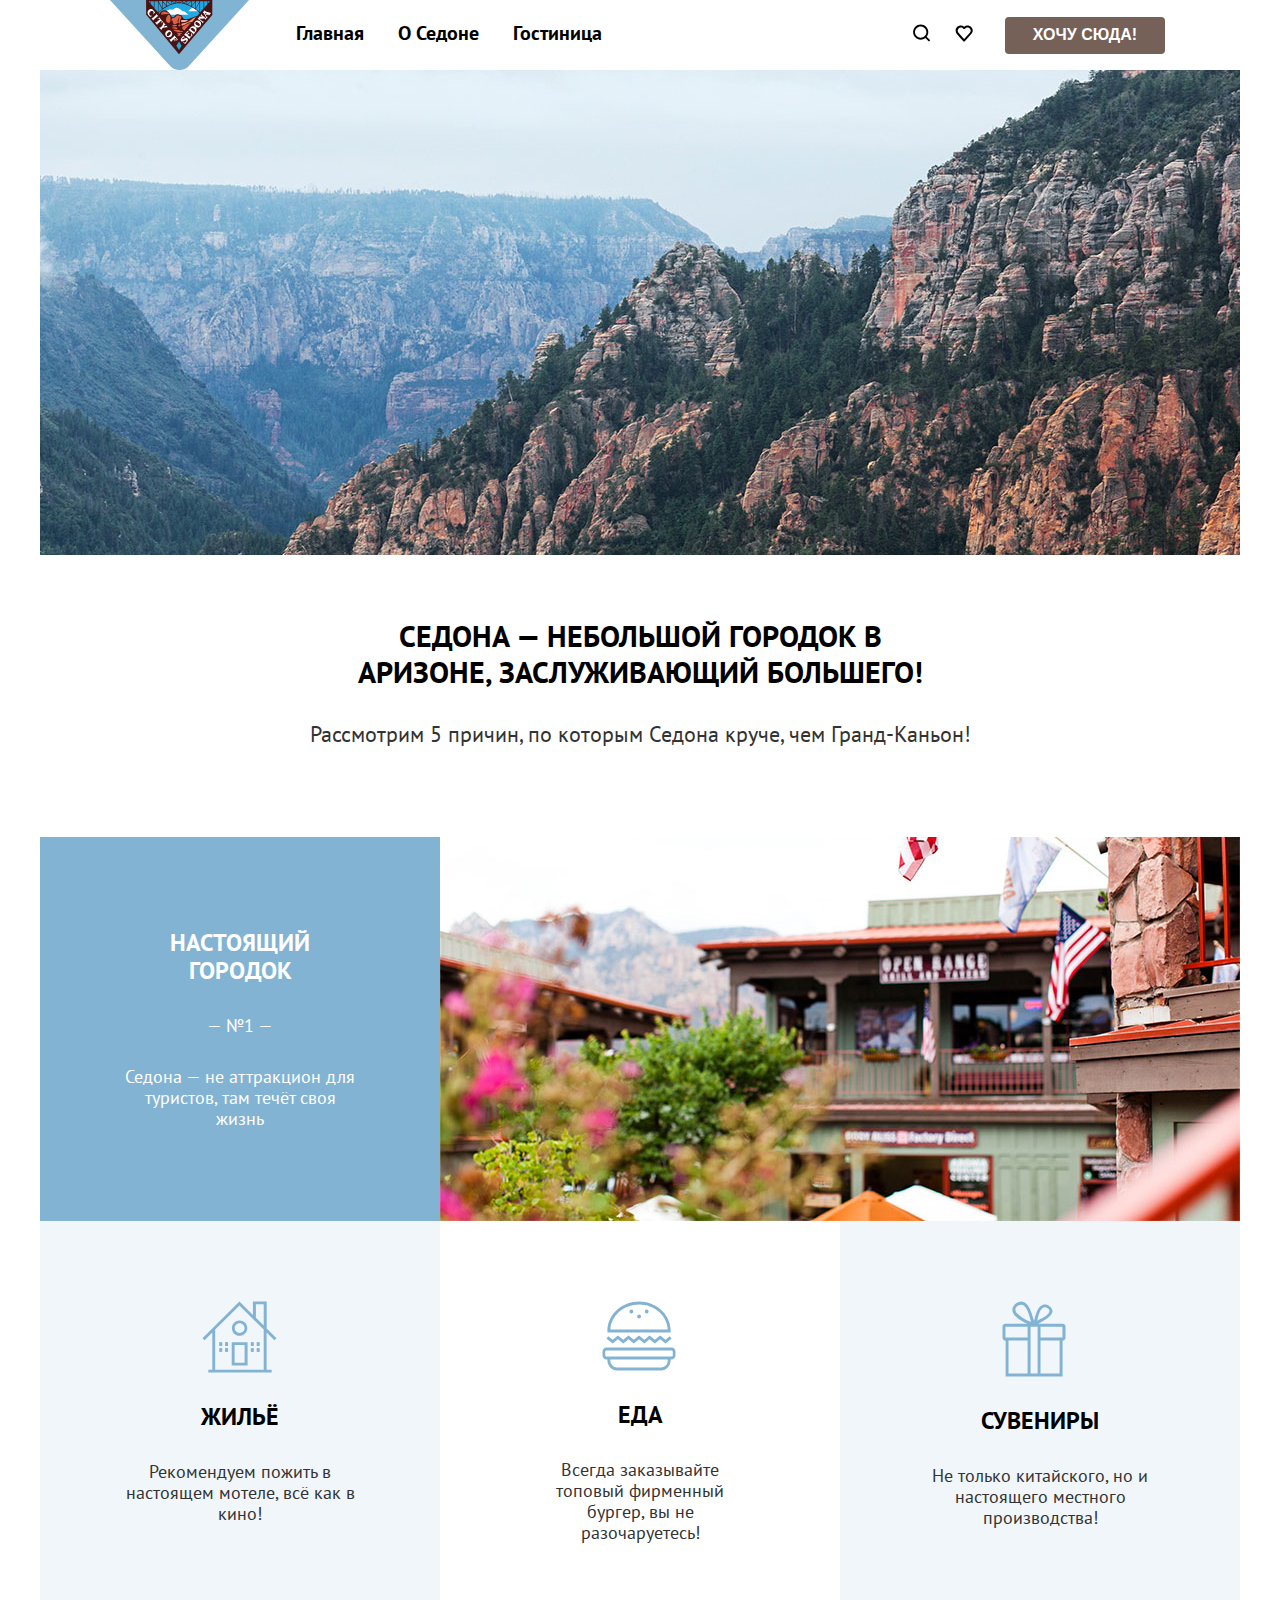
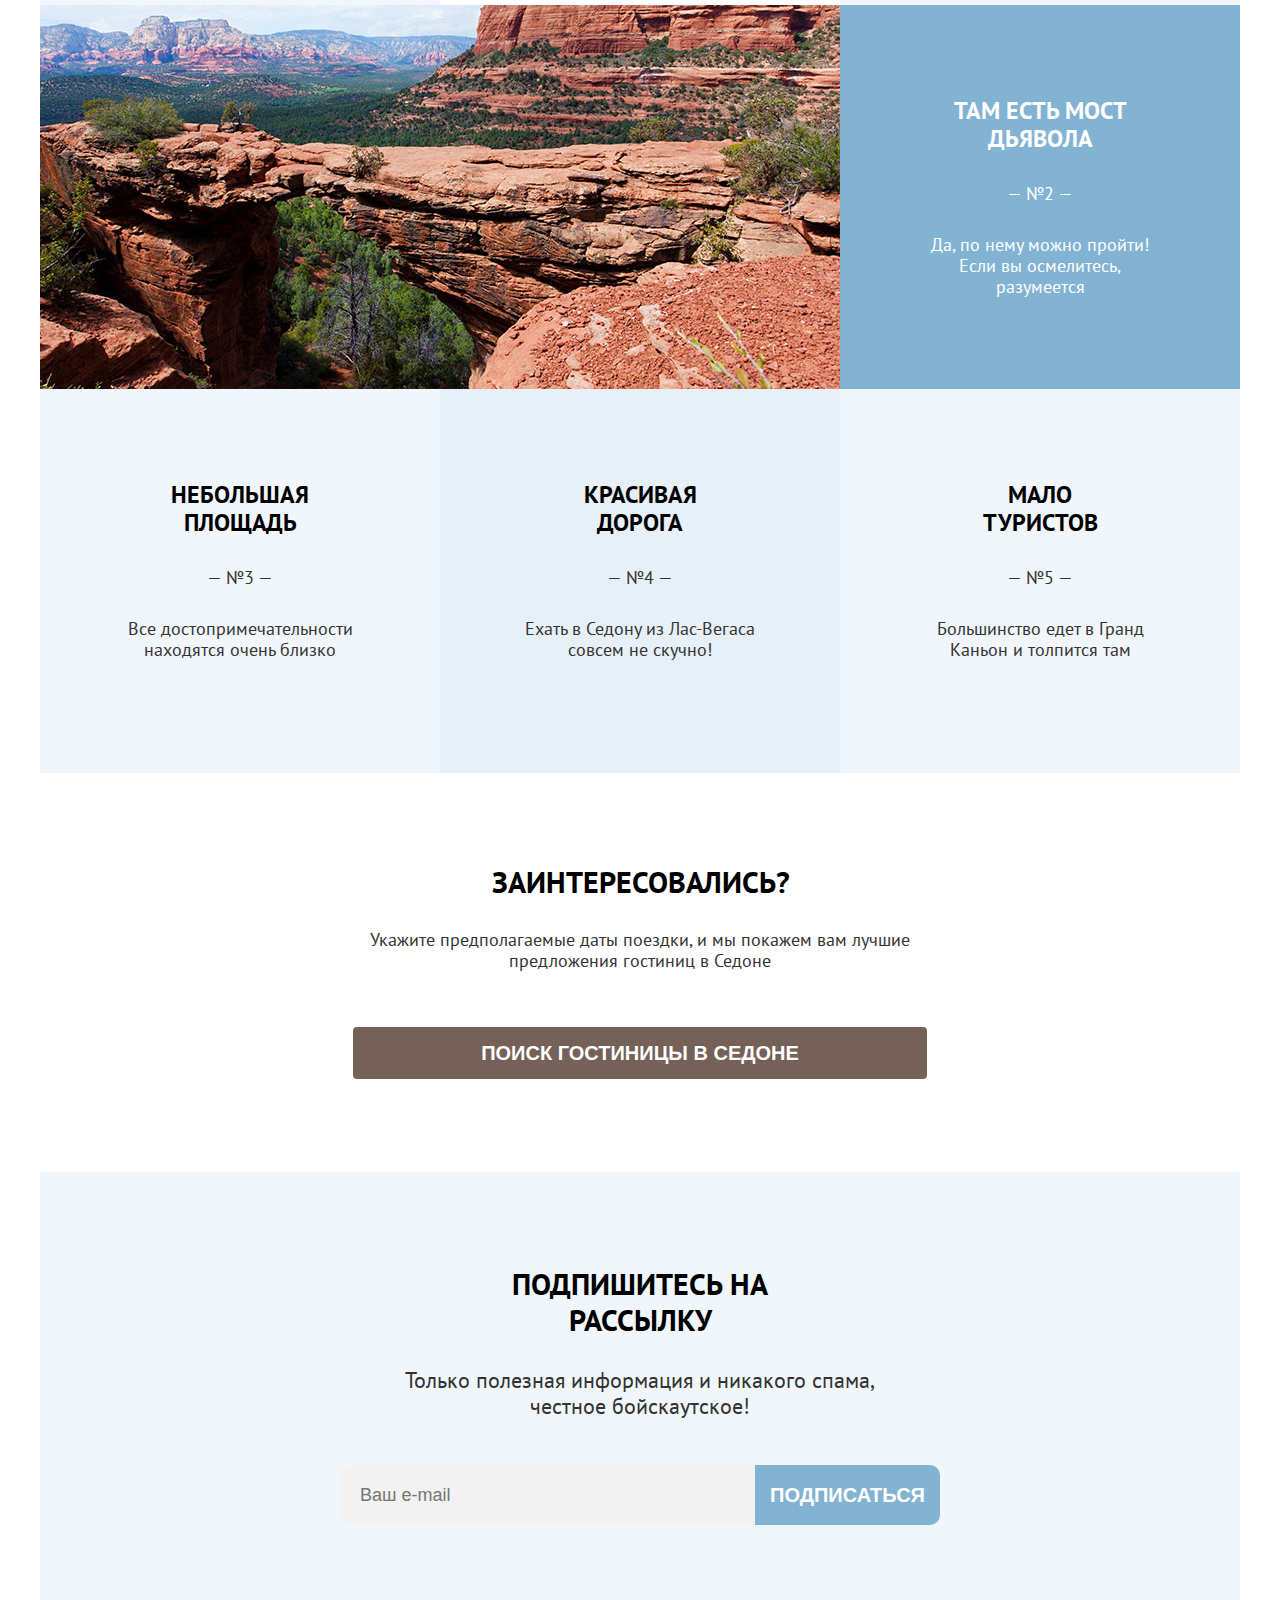
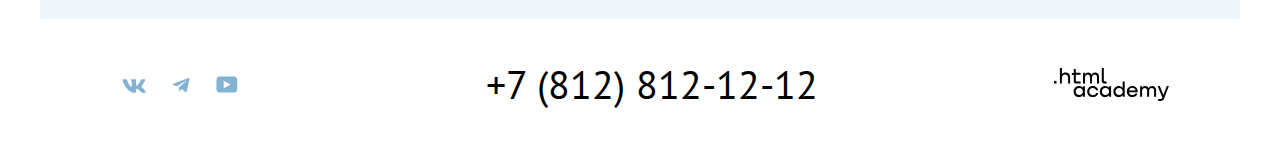
<file: index.html>
<!DOCTYPE html>
<html lang="ru">
  <head>
    <meta charset="utf-8">
    <link rel="stylesheet" href="/styles/styles.css">
    <title>Главная Седона</title>
  </head>
  <body>
    <header>
      <h1 class="visually-hidden">Седона</h1>
      <nav class="main-navigation">
        <img class="logo-sedona" width="139" height="70" src="images/header/logo-sedona.svg" alt="Лого Седоны">
        <ul class="navigation-list-1">
          <li class="navigation-item">
            <a class="navigation-link-1" href="#">Главная</a>
          </li>
          <li class="navigation-item">
            <a class="navigation-link-1" href="#">О Седоне</a>
          </li>
          <li class="navigation-item">
            <a class="navigation-link-1" href="#">Гостиница</a>
          </li>
        </ul>
        <div class="nav-container">
        <ul class="navigation-list-2">
          <li class="navigation-item-1">
            <a class='navigation-link-2' href="#">
              <img class="icons" src="images/header/search.svg" width="18" height="18" alt="Поиск">
            </a>
          </li>
          <li class="navigation-item-1">
            <a class='navigation-link-2' href="#">
              <img class="icons" src="images/header/like.svg" width="18" height="17" alt="Избранное">
            </a>
          </li>
        </ul>
      <button class="button" type="button">Хочу сюда!</button>
       </div>
      </nav>
    </header>
    <main class="main-page main-container">
      <div class="page-container">
      <img class="main-picture" src="images/header/index-background.jpg" width="1200" height="485" alt="Приветственное фото Седона">
      <h2 class="sedona-about">Седона — небольшой городок в Аризоне,
        заслуживающий большего!</h2>
      <h3 class="sedona-reason">Рассмотрим 5 причин, по которым Седона круче, чем Гранд-Каньон!</h3>
      <ul class="reason-list">
        <div class="reason-1">
          <li class="reason-item">
          <h2 class="about-title title-container">Настоящий городок</h2>
          <h3 class="reason-title">— №1 —</h3>
          <h3 class="reason-title">Седона — не аттракцион для туристов, там течёт своя жизнь</h3>
        </li>
          <img class="picture-reason" src="images/main/picture-1.jpg" width="800" height="384" alt="Красивая картинка 1">
        </div>
        <div class="reason-center">
          <li class="reason-item color-2">
           <img class="picture" src="images/main/home.svg" width="75" height="72" alt="Иконка дома">
           <h2 class="about-title text-color-2">Жильё</h2>
           <h3 class="reason-title text-color-3">Рекомендуем пожить в настоящем мотеле,
            всё как в кино!</h3>
          </li>
          <li class="reason-item color-3">
            <img class="picture" src="images/main/food.svg" width="74" height="70" alt="Иконка бургера">
            <h2 class="about-title text-color-2">Еда</h2>
            <h3 class="reason-title text-color-3">Всегда заказывайте
              топовый фирменный бургер, вы не разочаруетесь!</h3>
          </li>
          <li class="reason-item color-2">
            <img class="picture" src="images/main/gift.svg" width="64" height="76" alt="Иконка подарка">
            <h2 class="about-title text-color-2">Сувениры</h2>
            <h3 class="reason-title text-color-3">Не только китайского,
              но и настоящего местного производства!</h3>
          </li>
        </div>
        <div class="reason-1">
          <img class="picture-reason" src="images/main/picture-2.jpg" width="800" height="384" alt="Красивая картинка 2">
          <li class="reason-item reason-container">
          <h2 class="about-title title-container">Там есть
            мост дьявола</h2>
          <h3 class="reason-title">— №2 —</h3>
          <h3 class="reason-title">Да, по нему можно пройти! Если вы осмелитесь, разумеется</h3>
        </li>
        </div>
        <div class="reason-center">
          <li class="reason-item color-2">
          <h2 class="about-title text-color-2 title-container">Небольшая площадь</h2>
          <h3 class="reason-title text-color-3">— №3 —</h3>
          <h3 class="reason-title text-color-3">Все достопримечательности находятся очень близко</h3>
        </li>
        <li class="reason-item color-4">
          <h2 class="about-title text-color-2 title-container">Красивая<br> дорога</h2>
          <h3 class="reason-title text-color-3">— №4 —</h3>
          <h3 class="reason-title text-color-3">Ехать в Седону из Лас-Вегаса совсем не скучно!</h3>
        </li>
        <li class="reason-item color-2">
          <h2 class="about-title text-color-2 title-container">Мало<br> туристов</h2>
          <h3 class="reason-title text-color-3">— №5 —</h3>
          <h3 class="reason-title text-color-3">Большинство едет в Гранд Каньон и толпится там</h3>
        </li>
      </div>
      </ul>
      <div class="container-main">
      <h2 class="question-container">Заинтересовались?</h2>
      <h3 class="reason-title text-color-3" id="container-date">Укажите предполагаемые даты поездки,
        и мы покажем вам лучшие предложения гостиниц в Седоне</h3>
      <button class="button-search text-color-4" type="button">ПОИСК ГОСТИНИЦЫ В седоне</button>
     </div>
    </div>
    </main>
    <footer class="page-footer footer-container">
      <div class="background-main-end">
      <!-- <img class="footer-image" src="images/footer/footer-picture.jpg" width="1200" height="411" alt="Задний фон футера"> -->
      <h2 class="sedona-about" id="container-subs">Подпишитесь на рассылку</h2>
      <h3 class="sedona-reason" id="boys-container">Только полезная информация и никакого спама,<br>
        честное бойскаутское!</h3>
      <form class="subscription-form" action="#" method="post">
        <input type="email" id="subscrition-form" name="subscrition-form" placeholder="    Ваш e-mail">
        <button class="button subscription-button" type="submit">Подписаться</button>
      </form>
    </div>
    <section class="container-media">
      <ul class="social-list">
        <li class="social-item">
          <a class="social-link" href="#">
            <img class="logo-social" src="images/footer/vk.svg" width="24" height="14" alt="Вконтакте">
          </a>
        </li>
        <li class="social-item">
          <a class="social-link" href="#">
            <img class="logo-social" src="images/footer/telegram.svg" width="18" height="15" alt="Телеграмм">
          </a>
        </li>
        <li class="social-item">
          <a class="social-link" href="#">
            <img class="logo-social" src="images/footer/youtube.svg" width="22" height="17" alt="Ютуб">
          </a>
        </li>
      </ul>
      <adress class="contact-number">
        <a class="contact-description" href="tel:+78128121212">+7 (812) 812-12-12</a>
      </adress>
      <a class="html-link" href="#">
        <img class="logo-html " src="images/footer/HTML Academy.svg" width="115" height="33" alt="Html-academy">
      </a>
    </section>
    </footer>
  </body>
</html>
</file>
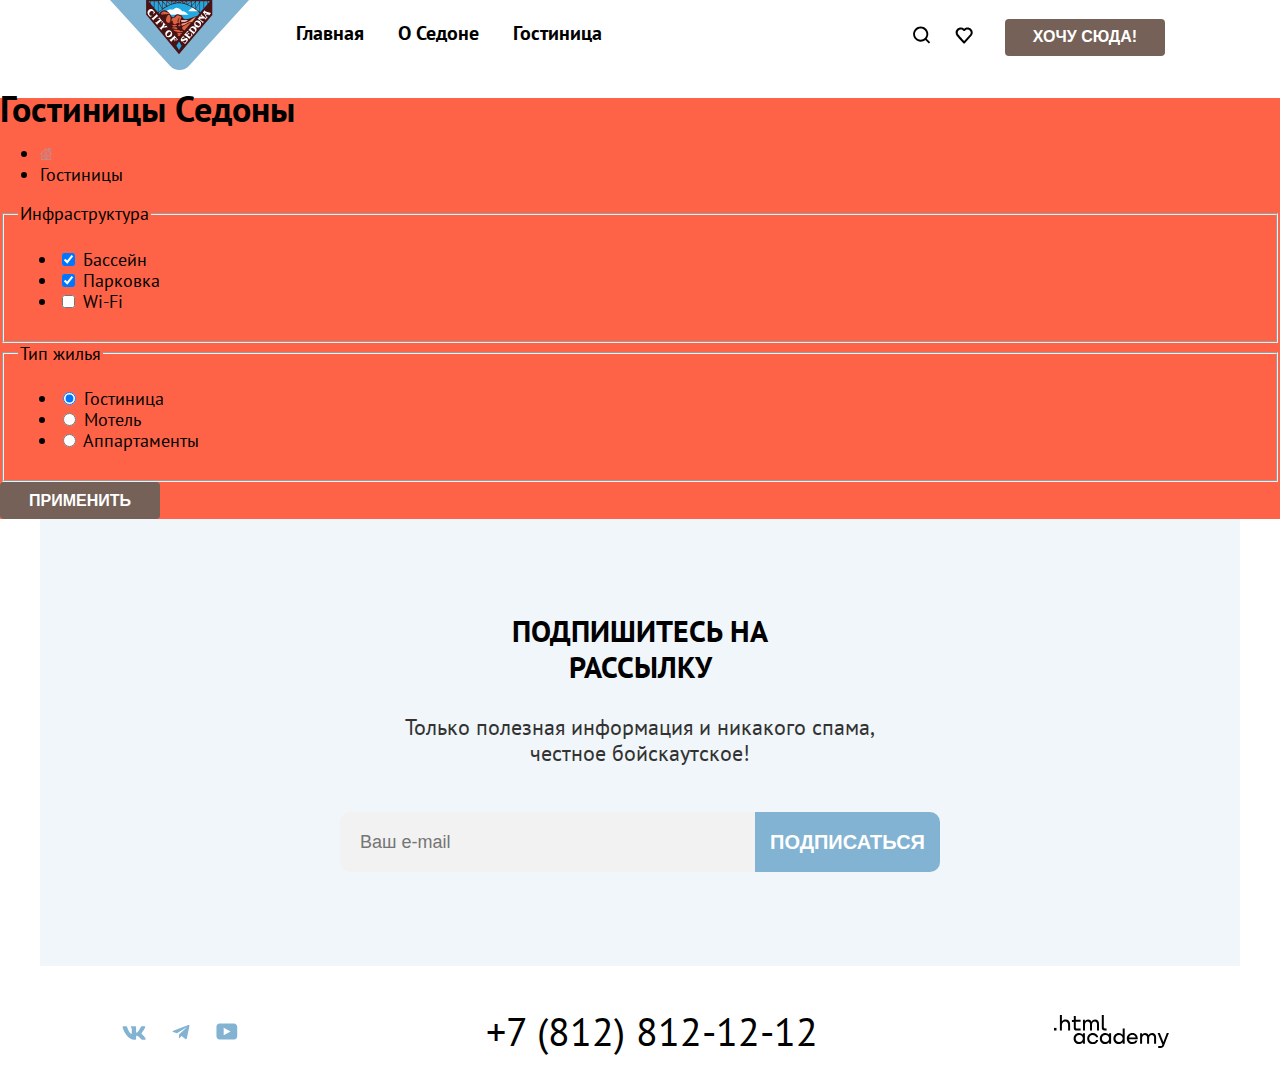
<file: catalog.html>
<!DOCTYPE html>
<html lang="en">
<head>
  <meta charset="UTF-8">
  <meta http-equiv="X-UA-Compatible" content="IE=edge">
  <meta name="viewport" content="width=device-width, initial-scale=1.0">
  <link rel="stylesheet" href="/styles/styles.css">
  <title>Каталог Седона</title>
</head>
<body>
  <header>
    <h1 class="visually-hidden">Седона</h1>
    <nav class="main-navigation">
      <a href="index.html">
        <img class="logo-sedona" width="139" height="70" src="images/header/logo-sedona.svg" alt="Лого Седоны">
      </a>
      <ul class="navigation-list-1">
        <li class="navigation-item">
          <a class="navigation-link-1" href="#">Главная</a>
        </li>
        <li class="navigation-item">
          <a class="navigation-link-1" href="#">О Седоне</a>
        </li>
        <li class="navigation-item">
          <a class="navigation-link-1" href="#">Гостиница</a>
        </li>
      </ul>
      <div class="nav-container">
      <ul class="navigation-list-2">
        <li class="navigation-item">
          <a class='navigation-link-2' href="#">
            <img class="icons" src="images/header/search.svg" width="18" height="18" alt="Поиск">
          </a>
        </li>
        <li class="navigation-item">
          <a class='navigation-link-2' href="#">
            <img class="icons" src="images/header/like.svg" width="18" height="17" alt="Избранное">
          </a>
        </li>
      </ul>
    <button class="button" type="button">Хочу сюда!</button>
     </div>
    </nav>
  </header>
  <main class="main-page main-container">
    <div class="bg-ex">
    <h1 class="">Гостиницы Седоны</h1>
    <header class="inner-header">
      <ul class="breadcrumbs">
        <li class="breadcrumbs-item">
          <a class="breadcrumbs-link" href="index.html">
            <img class="icons" src="images/main/home.svg" width="12" height="12">
          </a>
        </li>
        <li class="breadcrumbs-item">
          <a class="breadcrumbs-link">Гостиницы</a>
        </li>
      </ul>
    </header>
    <fieldset class="catalog-filter-group">
      <legend class="catalog-filter-title">Инфраструктура</legend>
      <ul class="infrastructure-list">
        <li class="infrastructure-item">
          <label class="control">
            <input class="control-input" type="checkbox" name="pool" checked>
            Бассейн
          </label>
        </li>
        <li class="infrastructure-item">
          <label class="control">
            <input class="control-input" type="checkbox" name="parking" checked>
            Парковка
          </label>
        </li>
        <li class="infrastructure-item">
          <label class="control">
            <input class="control-input" type="checkbox" name="wi-fi">
            Wi-Fi
          </label>
        </li>
      </ul>
    </fieldset>

    <fieldset class="catalog-filter-group">
    <legend class="catalog-filter-title">Тип жилья</legend>
    <ul class="infrastructure-list">
      <li class="infrastructure-item">
        <label class="control">
          <input class="control-input" type="radio" name="pool" checked>
          Гостиница
        </label>
      </li>
      <li class="infrastructure-item">
        <label class="control">
          <input class="control-input" type="radio" name="pool">
          Мотель
        </label>
      </li>
      <li class="infrastructure-item">
        <label class="control">
          <input class="control-input" type="radio" name="pool">
          Аппартаменты
        </label>
      </li>
      </ul>
  </fieldset>
    <form class="catalog-filter" action="https://echo.htmlacademy.ru/" method="get">
      <button class="button" type="submit">Применить</button>
    </form>
  </div>
  </main>
  <footer class="page-footer footer-container">
    <div class="background-main-end">
    <!-- <img class="footer-image" src="images/footer/footer-picture.jpg" width="1200" height="411" alt="Задний фон футера"> -->
    <h2 class="sedona-about" id="container-subs">Подпишитесь на рассылку</h2>
    <h3 class="sedona-reason" id="boys-container">Только полезная информация и никакого спама,<br>
      честное бойскаутское!</h3>
    <form class="subscription-form" action="#" method="post">
      <input type="email" id="subscrition-form" name="subscrition-form" placeholder="    Ваш e-mail">
      <button class="button subscription-button" type="submit">Подписаться</button>
    </form>
  </div>
  <section class="container-media">
    <ul class="social-list">
      <li class="social-item">
        <a class="social-link" href="#">
          <img class="logo-social" src="images/footer/vk.svg" width="24" height="14" alt="Вконтакте">
        </a>
      </li>
      <li class="social-item">
        <a class="social-link" href="#">
          <img class="logo-social" src="images/footer/telegram.svg" width="18" height="15" alt="Телеграмм">
        </a>
      </li>
      <li class="social-item">
        <a class="social-link" href="#">
          <img class="logo-social" src="images/footer/youtube.svg" width="22" height="17" alt="Ютуб">
        </a>
      </li>
    </ul>
    <adress class="contact-number">
      <a class="contact-description" href="tel:+78128121212">+7 (812) 812-12-12</a>
    </adress>
    <a class="html-link" href="#">
      <img class="logo-html " src="images/footer/HTML Academy.svg" width="115" height="33" alt="Html-academy">
    </a>
  </section>
  </footer>

</body>
</html>
</file>
<file: styles/styles.css>
@font-face {
  font-family: "PT Sans";
  font-style: normal;
  font-weight: 700;
  src: url(/fonts/ptsans-700.woff2)format("woff2");
  font-display: swap;
}

@font-face {
  font-family: "PT Sans";
  font-style: normal;
  font-weight: 400;
  src: url(/fonts/ptsans-400.woff2)format("woff2");
  font-display: swap;
}

html {
  height: 100%;
}

body {
  font-family: "PT Sans", sans-serif;
  font-weight: 400;
  font-size: 18px;
  line-height: 21px;
  background-color: #ffffff;
  color: black;
  margin:0;
  display: flex;
  flex-direction: column;
  min-height: 100%;
}

.main-container {
  flex-grow: 1;
}

.navigation-link-1 {
  font-weight: 700;
  font-size: 20px;
  line-height: 26px;
  color: inherit;
  text-align: center;
  text-decoration: none;
}

.navigation-item:hover {
  box-shadow: inset 0 -2px 0 0 #756257;

}

.navigation-item-1:hover {
  box-shadow: 2px 0 0 0 #000000;
}

.page-container {
  margin: 0 auto;
  width: 1200px;
}

.button {
  font-weight: 700;
  font-size: 16px;
  line-height: 20px;
  text-transform: uppercase;
  background-color: #756157;
  padding: 0;
  margin: 0;
  width: 160px;
  height: 37px;
  border:none;
  color: white;
  border-radius: 4px;
  cursor: pointer;
  display:inline-block;
}

.button:hover {
  background-color:#82B3D3;
}
#container-subs {
  padding: 0 398px 29px 398px;
}

.sedona-about {
  font-weight: 700;
  font-size: 30px;
  line-height: 36px;
  text-align: center;
  margin: 0;
  text-transform: uppercase;
  color: black;
  padding: 63px 290px 31px ;
}

.main-picture {
  display: block;
}

.sedona-reason {
  font-weight: 400;
  font-size: 22px;
  line-height: 26px;
  text-align: center;
  color: #333333;
  margin: 0;
  padding-bottom: 90px;
}

.reason-list {
  list-style-type: none;
  margin: 0;
  padding: 0;
  padding-bottom: 91px;

}

.question-container {
  margin: 0;
  padding: 0 451px 29px 452px;
  text-align: center;
  text-transform: uppercase;
  font-weight: 700;
  font-size: 30px;
  line-height: 36px;
}


.reason-title {
  font-weight: 400;
  font-size: 18px;
  line-height: 21px;
  text-align: center;
  margin: 0;
  width: 230px;
  color: #FFFFFF;
  padding: 0 85px 30px;
}

#container-date {
  text-align: center;
  padding-bottom: 56px;
  width: 592px;
}
.container-main {
  display: flex;
  flex-direction: column;
  align-items:center
}

.button-search {
  width: 574px;
  border: 0;
  padding: 8px 11px;
  margin-bottom:93px;
  background: #756157;
  border-radius: 4px;
  cursor: pointer;
}

.button-search:hover {
  background-color:#82B3D3;
}

.about-title {
  font-weight: 700;
  font-size: 24px;
  line-height: 28px;
  text-align: center;
  text-transform: uppercase;
  margin: 0;
  padding: 30px 85px 30px;
  color: #FFFFFF;
}

.title-container {
  padding-top: 92px;
}

.picture {
  display: block;
  padding: 80px 162px 0 162px;
}

.reason-item {
  background-color: #82B3D3;
  width: 400px;
  height: 384px;
}

.reason-1 {
  display: flex;
}

.reason-center {
  display: flex;
}

.color-2 {
  background-color:#83B3D31F;
}

.text-color-2 {
  color:black
}

.text-color-3 {
  color:#333333;
}

.color-3 {
  background-color:#FFFFFF;
}

.color-4 {
  background-color:#83B3D333;
}

.text-color-4 {
  font-weight: 700;
  font-size: 20px;
  line-height: 36px;
  text-transform: uppercase;
  color: white;
}

.subscription-button {
  font-weight: 700;
  font-size: 20px;
  line-height: 36px;
  background-color: #82B3D3;
  width: 200px;
  height: 60px;
  border-radius: 0 10px 10px 0;
  border:0;
  padding: 12px 15px;
}

.contact-description {
  font-weight: 400;
  font-size: 40px;
  line-height: 40px;
  text-decoration: none;
  color: #000000;
}

.main-navigation {
  display: flex;
  width: 1060px;
  margin: 0 auto;
}

.navigation-list-1 {
  margin:0;
  padding:0;
  padding-left: 30px;
  padding-right: 282px;
  display: flex;
  flex-wrap: wrap;
  list-style-type: none;
}

.navigation-list-2 {
  margin:0;
  padding:0;
  width: 84px;
  display: flex;
  list-style-type: none;
  align-items: center;
  padding-right: 20px;
}

.navigation-link-1 {
  padding: 20px 17px;
  display: block;
}

.navigation-link-2 {
  padding: 24px 12px;
  display: block;
}

.nav-container {
  display: flex;
  justify-content: flex-end;
  align-items: center;
  width: 264px;
}

.visually-hidden {
  position: absolute;
  width: 1px;
  height: 1px;
  margin: -1px;
  padding: 0;
  border: 0;
  clip: rect(0 0 0 0);
  overflow: hidden;
}

.footer-container {
  margin: 0 auto;
  width: 1200px;
}

.background-main-end {
  padding-top: 94px;
  /* background-image: url('/styles/footer-picture.jpg'); */
  background-color:#83B3D31F;

}

#boys-container {
  padding: 0;
}


.subscription-form {
  margin: 0 auto;
  width: 600px;
  padding: 46px 200px 94px 200px;
  display: flex;
}

input[type="email"] {
  padding: 0;
  height: 60px;
  width: 600px;
  background: #F2F2F2;
  border-radius: 10px 0 0 10px;
  border:0;
  font-weight: 400;
  font-size: 18px;
  line-height: 21px;
  color:#000000;
  }

  .social-list {
    margin: 0;
    padding: 57px 222px 48px 82px;
    list-style-type: none;
    display: flex;
    width: 142px;
  }

  .social-link {
    padding-right: 26px;
  }

  .contact-number {
    padding: 45px 236px 35px 0;

  }

  .container-media {
    display: flex;
  }

  .logo-html {
    padding: 49px 70px 38px 0;
  }


  .bg-ex {
    background-color:tomato;
  }
</file>
